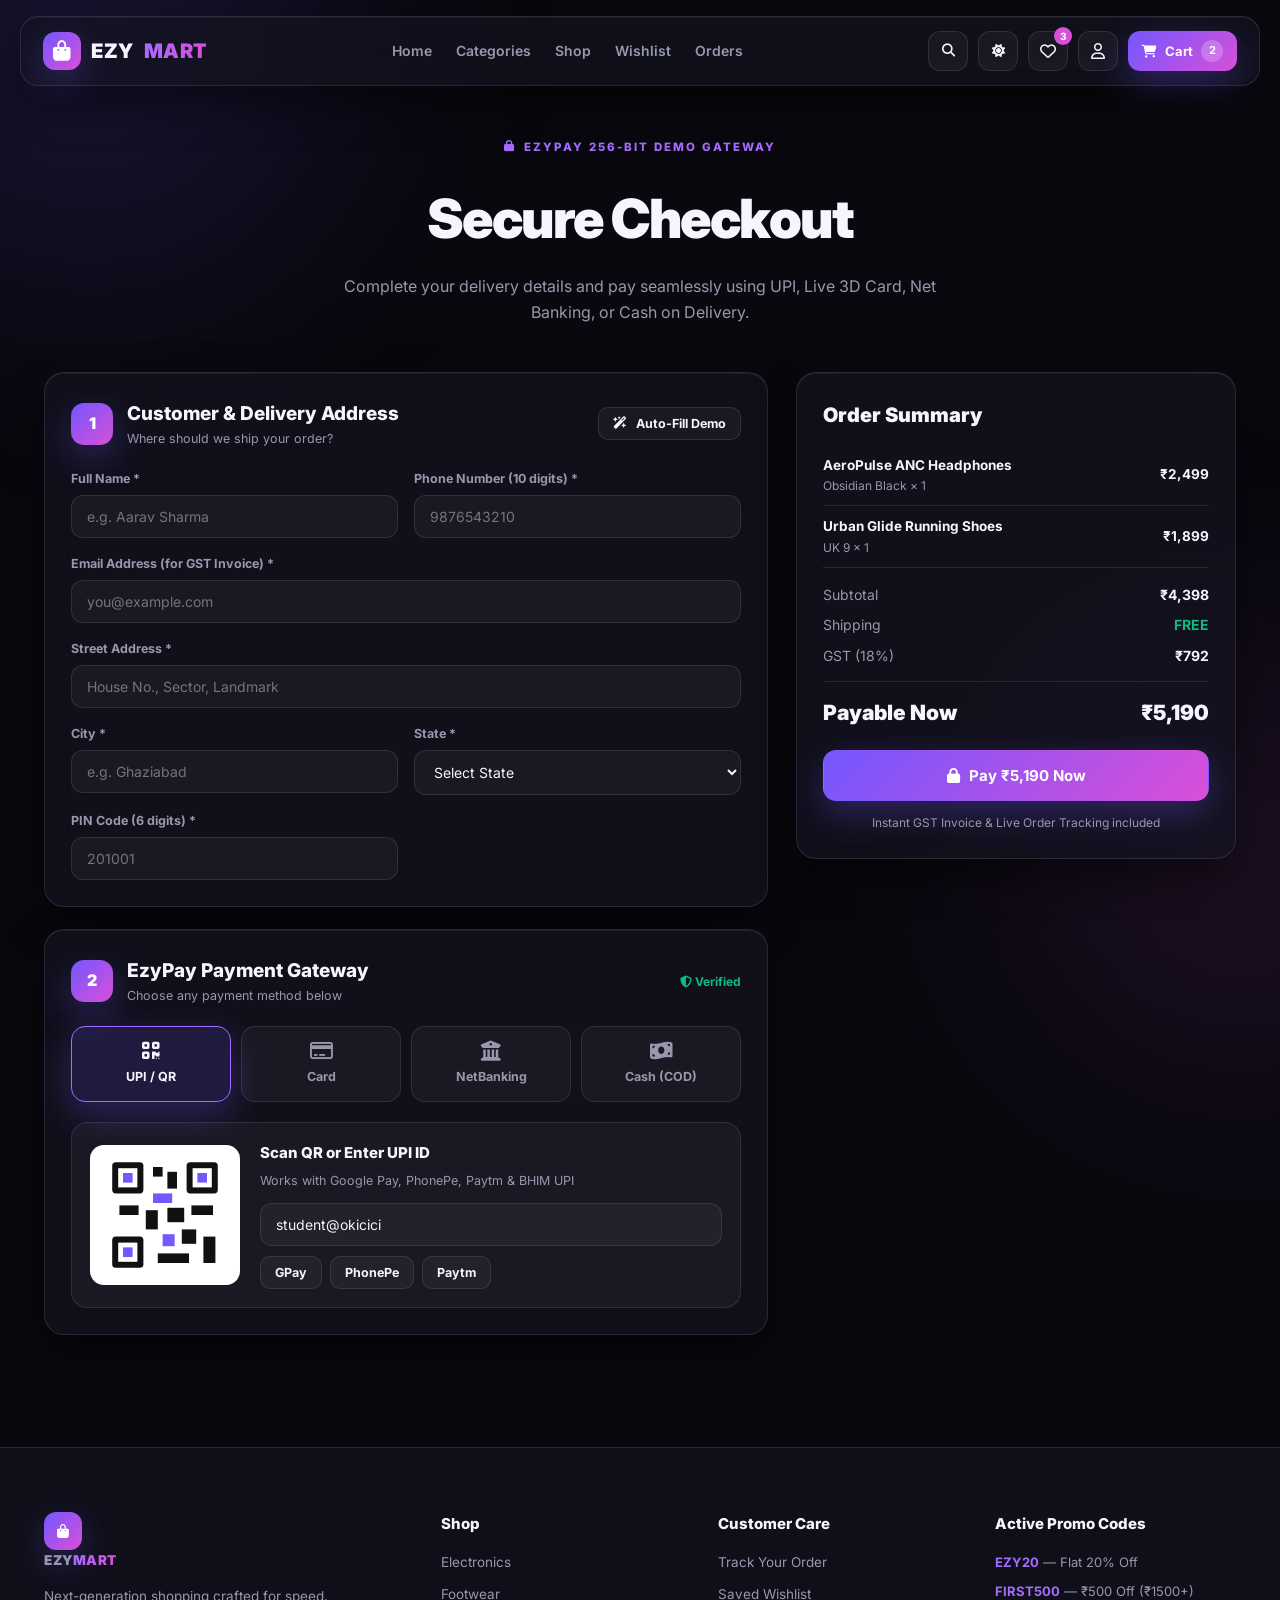
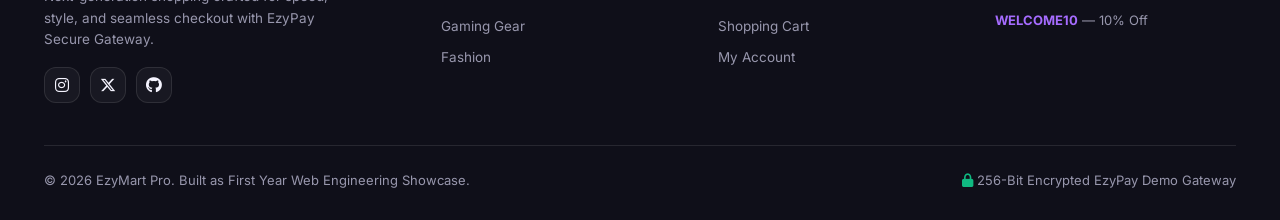
<file: checkout.html>
<!DOCTYPE html>
<html lang="en">
<head>
    <meta charset="UTF-8">
    <meta name="viewport" content="width=device-width, initial-scale=1.0">
    <title>EzyMart Pro | EzyPay Secure Checkout</title>
    <link rel="stylesheet" href="https://cdnjs.cloudflare.com/ajax/libs/font-awesome/6.5.2/css/all.min.css">
    <link rel="stylesheet" href="style.css">
    <style>
        .checkout-grid {
            display: grid;
            grid-template-columns: 1.4fr 0.85fr;
            gap: 28px;
            align-items: start;
        }
        .step-card {
            padding: 26px;
            margin-bottom: 22px;
        }
        .step-head {
            display: flex;
            align-items: center;
            justify-content: space-between;
            gap: 14px;
            margin-bottom: 20px;
            flex-wrap: wrap;
        }
        .step-head-left {
            display: flex;
            align-items: center;
            gap: 14px;
        }
        .step-num {
            width: 42px;
            height: 42px;
            border-radius: 13px;
            background: linear-gradient(135deg, var(--primary), var(--accent));
            color: #fff;
            font-weight: 900;
            display: flex;
            align-items: center;
            justify-content: center;
            box-shadow: var(--shadow-glow);
        }
        .form-grid-2 {
            display: grid;
            grid-template-columns: 1fr 1fr;
            gap: 16px;
        }
        .form-full { grid-column: 1 / -1; }
        .f-group label {
            display: block;
            font-size: 12.5px;
            font-weight: 700;
            color: var(--text-muted);
            margin-bottom: 6px;
        }

        /* EZYPAY GATEWAY TABS */
        .pay-methods {
            display: grid;
            grid-template-columns: repeat(4, 1fr);
            gap: 10px;
            margin-bottom: 20px;
        }
        .pay-tab {
            padding: 14px 10px;
            border-radius: 14px;
            border: 1px solid var(--border);
            background: var(--glass);
            color: var(--text-muted);
            text-align: center;
            cursor: pointer;
            transition: var(--transition);
            font-size: 12.5px;
            font-weight: 700;
        }
        .pay-tab i {
            display: block;
            font-size: 20px;
            margin-bottom: 6px;
        }
        .pay-tab.active, .pay-tab:hover {
            border-color: var(--primary-light);
            background: rgba(115, 87, 255, 0.16);
            color: var(--text);
            box-shadow: var(--shadow-glow);
        }

        /* 3D LIVE VIRTUAL CREDIT CARD */
        .virtual-card {
            max-width: 380px;
            margin: 0 auto 20px;
            padding: 22px 24px;
            border-radius: 20px;
            background: linear-gradient(135deg, #2b1972, #7357ff 52%, #d94fd8);
            color: #fff;
            box-shadow: 0 20px 45px rgba(115, 87, 255, 0.35);
            position: relative;
            overflow: hidden;
        }
        .virtual-card::after {
            content: "";
            position: absolute;
            width: 180px;
            height: 180px;
            border-radius: 50%;
            background: rgba(255, 255, 255, 0.12);
            top: -60px;
            right: -50px;
        }
        .vc-chip {
            width: 42px;
            height: 30px;
            border-radius: 7px;
            background: linear-gradient(135deg, #fde68a, #f59e0b);
            margin-bottom: 22px;
        }
        .vc-number {
            font-size: 20px;
            font-weight: 800;
            letter-spacing: 2.5px;
            margin-bottom: 22px;
            font-family: monospace;
        }
        .vc-bottom {
            display: flex;
            justify-content: space-between;
            font-size: 12px;
            text-transform: uppercase;
            letter-spacing: 1px;
        }

        /* UPI QR BOX */
        .upi-box {
            display: grid;
            grid-template-columns: 150px 1fr;
            gap: 20px;
            align-items: center;
            padding: 18px;
            border-radius: 16px;
            background: var(--glass);
            border: 1px solid var(--border);
        }
        .qr-frame {
            background: #fff;
            padding: 10px;
            border-radius: 14px;
            display: flex;
            align-items: center;
            justify-content: center;
        }
        .bank-grid {
            display: grid;
            grid-template-columns: repeat(auto-fit, minmax(120px, 1fr));
            gap: 10px;
        }
        .bank-btn {
            padding: 12px;
            border-radius: 12px;
            border: 1px solid var(--border);
            background: var(--glass);
            color: var(--text);
            font-weight: 700;
            font-size: 13px;
            cursor: pointer;
            transition: var(--transition);
        }
        .bank-btn.active {
            border-color: var(--primary-light);
            background: rgba(115, 87, 255, 0.22);
        }

        /* SPINNER */
        .spinner {
            width: 56px;
            height: 56px;
            border-radius: 50%;
            border: 4px solid rgba(115, 87, 255, 0.2);
            border-top-color: var(--primary-light);
            animation: spin 0.8s linear infinite;
            margin: 0 auto 18px;
        }
        @keyframes spin { to { transform: rotate(360deg); } }

        /* INVOICE RECEIPT */
        .invoice-box {
            max-width: 720px;
            margin: 0 auto;
            padding: 36px;
        }
        .inv-table {
            width: 100%;
            border-collapse: collapse;
            margin: 20px 0;
            font-size: 13.5px;
        }
        .inv-table th, .inv-table td {
            padding: 10px 8px;
            border-bottom: 1px solid var(--border);
            text-align: left;
        }
        .inv-table th:last-child, .inv-table td:last-child { text-align: right; }

        @media (max-width: 920px) {
            .checkout-grid { grid-template-columns: 1fr; }
            .pay-methods { grid-template-columns: 1fr 1fr; }
            .form-grid-2 { grid-template-columns: 1fr; }
            .upi-box { grid-template-columns: 1fr; text-align: center; }
            .qr-frame { width: 150px; margin: 0 auto; }
        }
    </style>
</head>
<body>
    <div id="navbar-root"></div>

    <section class="page-hero no-print">
        <div class="container">
            <span class="section-tag"><i class="fa-solid fa-lock"></i> EZYPAY 256-BIT DEMO GATEWAY</span>
            <h1>Secure <span>Checkout</span></h1>
            <p>Complete your delivery details and pay seamlessly using UPI, Live 3D Card, Net Banking, or Cash on Delivery.</p>
        </div>
    </section>

    <main class="container" id="checkoutMain"></main>

    <!-- PAYMENT PROCESSING MODAL -->
    <div class="modal-backdrop" id="payProcessModal">
        <div class="modal-box" style="max-width:440px;text-align:center;padding:38px 28px;">
            <div class="spinner" id="paySpinner"></div>
            <div style="font-size:12px;font-weight:800;letter-spacing:2px;color:var(--primary-light);margin-bottom:8px;">EZYPAY SECURE GATEWAY</div>
            <h2 id="payStatusTitle" style="font-size:22px;font-weight:900;margin-bottom:8px;">Connecting to Gateway...</h2>
            <p id="payStatusDesc" style="color:var(--text-muted);font-size:13.5px;">Encrypting transaction & verifying payment method. Please do not close this tab.</p>
        </div>
    </div>

    <div id="footer-root"></div>

    <script src="app.js"></script>
    <script>
        renderSharedLayout("cart");

        let selectedPayMethod = "upi";
        let selectedBank = "SBI";
        let orderPricing = { subtotal: 0, discount: 0, shipping: 0, gst: 0, grandTotal: 0, promoCode: "" };

        function computePricing() {
            const cart = getCart();
            let subtotal = 0;
            cart.forEach(item => {
                const p = getProductById(item.id);
                if (p) subtotal += p.price * item.qty;
            });
            const promoCode = localStorage.getItem("ezymart_promo") || "";
            let discount = 0;
            if (promoCode && PROMO_CODES[promoCode]) {
                const rule = PROMO_CODES[promoCode];
                if (rule.type === "percent") discount = Math.round((subtotal * rule.value) / 100);
                else if (rule.type === "flat" && subtotal >= (rule.minSubtotal || 0)) discount = rule.value;
            }
            const afterDiscount = Math.max(0, subtotal - discount);
            const shipping = afterDiscount >= 1499 ? 0 : 99;
            const gst = Math.round(afterDiscount * 0.18);
            const grandTotal = afterDiscount + shipping + gst;
            orderPricing = { subtotal, discount, shipping, gst, grandTotal, promoCode };
            return orderPricing;
        }

        function renderCheckout() {
            const cart = getCart();
            const main = document.getElementById("checkoutMain");

            if (cart.length === 0) {
                main.innerHTML = `
                    <div class="glass-card" style="text-align:center;padding:60px 24px;max-width:580px;margin:0 auto;">
                        <i class="fa-solid fa-bag-shopping" style="font-size:48px;color:var(--primary-light);margin-bottom:14px;"></i>
                        <h2 style="font-size:24px;font-weight:900;margin-bottom:8px;">No Items to Checkout</h2>
                        <p style="color:var(--text-muted);margin-bottom:20px;">Add products to your cart before proceeding to EzyPay Checkout.</p>
                        <a href="product.html" class="btn btn-primary">Browse Store</a>
                    </div>
                `;
                return;
            }

            const p = computePricing();
            const user = getUser();
            const defaultName = user ? user.name : "";
            const defaultEmail = user ? user.email : "";

            const miniItems = cart.map(item => {
                const prod = getProductById(item.id);
                if (!prod) return "";
                return `
                    <div style="display:flex;justify-content:space-between;align-items:center;gap:10px;padding:10px 0;border-bottom:1px solid var(--border);font-size:13.5px;">
                        <div>
                            <strong>${prod.name}</strong>
                            <div style="font-size:12px;color:var(--text-muted);">${item.variant} × ${item.qty}</div>
                        </div>
                        <strong>${formatINR(prod.price * item.qty)}</strong>
                    </div>
                `;
            }).join("");

            main.innerHTML = `
                <div class="checkout-grid">
                    <div>
                        <!-- STEP 1: SHIPPING -->
                        <div class="glass-card step-card">
                            <div class="step-head">
                                <div class="step-head-left">
                                    <div class="step-num">1</div>
                                    <div>
                                        <h2 style="font-size:19px;font-weight:800;">Customer & Delivery Address</h2>
                                        <div style="font-size:12.5px;color:var(--text-muted);">Where should we ship your order?</div>
                                    </div>
                                </div>
                                <button type="button" class="btn btn-secondary btn-sm" onclick="autoFillDemo()">
                                    <i class="fa-solid fa-wand-magic-sparkles"></i> Auto-Fill Demo
                                </button>
                            </div>

                            <div class="form-grid-2">
                                <div class="f-group">
                                    <label>Full Name *</label>
                                    <input id="chkName" type="text" class="input-field" placeholder="e.g. Aarav Sharma" value="${defaultName}">
                                </div>
                                <div class="f-group">
                                    <label>Phone Number (10 digits) *</label>
                                    <input id="chkPhone" type="text" class="input-field" placeholder="9876543210" maxlength="10">
                                </div>
                                <div class="f-group form-full">
                                    <label>Email Address (for GST Invoice) *</label>
                                    <input id="chkEmail" type="text" class="input-field" placeholder="you@example.com" value="${defaultEmail}">
                                </div>
                                <div class="f-group form-full">
                                    <label>Street Address *</label>
                                    <input id="chkAddress" type="text" class="input-field" placeholder="House No., Sector, Landmark">
                                </div>
                                <div class="f-group">
                                    <label>City *</label>
                                    <input id="chkCity" type="text" class="input-field" placeholder="e.g. Ghaziabad">
                                </div>
                                <div class="f-group">
                                    <label>State *</label>
                                    <select id="chkState" class="select-field">
                                        <option value="">Select State</option>
                                        <option>Uttar Pradesh</option>
                                        <option>Delhi</option>
                                        <option>Haryana</option>
                                        <option>Maharashtra</option>
                                        <option>Karnataka</option>
                                        <option>Rajasthan</option>
                                        <option>Gujarat</option>
                                    </select>
                                </div>
                                <div class="f-group">
                                    <label>PIN Code (6 digits) *</label>
                                    <input id="chkPin" type="text" class="input-field" placeholder="201001" maxlength="6">
                                </div>
                            </div>
                        </div>

                        <!-- STEP 2: EZYPAY GATEWAY -->
                        <div class="glass-card step-card">
                            <div class="step-head">
                                <div class="step-head-left">
                                    <div class="step-num">2</div>
                                    <div>
                                        <h2 style="font-size:19px;font-weight:800;">EzyPay Payment Gateway</h2>
                                        <div style="font-size:12.5px;color:var(--text-muted);">Choose any payment method below</div>
                                    </div>
                                </div>
                                <span style="font-size:12px;color:var(--success);font-weight:700;"><i class="fa-solid fa-shield-halved"></i> Verified</span>
                            </div>

                            <div class="pay-methods">
                                <div class="pay-tab active" data-pay="upi" onclick="selectPayMethod('upi')">
                                    <i class="fa-solid fa-qrcode"></i> UPI / QR
                                </div>
                                <div class="pay-tab" data-pay="card" onclick="selectPayMethod('card')">
                                    <i class="fa-regular fa-credit-card"></i> Card
                                </div>
                                <div class="pay-tab" data-pay="netbanking" onclick="selectPayMethod('netbanking')">
                                    <i class="fa-solid fa-building-columns"></i> NetBanking
                                </div>
                                <div class="pay-tab" data-pay="cod" onclick="selectPayMethod('cod')">
                                    <i class="fa-solid fa-money-bill-wave"></i> Cash (COD)
                                </div>
                            </div>

                            <div id="payDetailsBox"></div>
                            <div id="checkoutError" class="form-error" style="margin-top:14px;font-size:13px;"></div>
                        </div>
                    </div>

                    <!-- ORDER SUMMARY -->
                    <aside class="glass-card" style="padding:26px;position:sticky;top:102px;">
                        <h2 style="font-size:20px;font-weight:900;margin-bottom:14px;">Order Summary</h2>
                        <div style="margin-bottom:16px;">${miniItems}</div>
                        <div style="display:flex;justify-content:space-between;font-size:14px;color:var(--text-muted);margin-bottom:8px;">
                            <span>Subtotal</span><strong style="color:var(--text);">${formatINR(p.subtotal)}</strong>
                        </div>
                        ${p.discount > 0 ? `
                            <div style="display:flex;justify-content:space-between;font-size:14px;color:var(--success);margin-bottom:8px;">
                                <span>Promo (${p.promoCode})</span><strong>- ${formatINR(p.discount)}</strong>
                            </div>
                        ` : ""}
                        <div style="display:flex;justify-content:space-between;font-size:14px;color:var(--text-muted);margin-bottom:8px;">
                            <span>Shipping</span><strong style="color:${p.shipping===0?'var(--success)':'var(--text)'};">${p.shipping===0?'FREE':formatINR(p.shipping)}</strong>
                        </div>
                        <div style="display:flex;justify-content:space-between;font-size:14px;color:var(--text-muted);margin-bottom:14px;">
                            <span>GST (18%)</span><strong style="color:var(--text);">${formatINR(p.gst)}</strong>
                        </div>
                        <div style="display:flex;justify-content:space-between;font-size:21px;font-weight:900;padding-top:14px;border-top:1px solid var(--border);margin-bottom:20px;">
                            <span>Payable Now</span><span>${formatINR(p.grandTotal)}</span>
                        </div>
                        <button class="btn btn-primary" style="width:100%;padding:15px;font-size:15px;" onclick="processPayment()">
                            <i class="fa-solid fa-lock"></i> Pay ${formatINR(p.grandTotal)} Now
                        </button>
                        <div style="text-align:center;font-size:12px;color:var(--text-muted);margin-top:12px;">
                            Instant GST Invoice & Live Order Tracking included
                        </div>
                    </aside>
                </div>
            `;

            renderPayPanel();
        }

        function selectPayMethod(method) {
            selectedPayMethod = method;
            document.querySelectorAll(".pay-tab").forEach(t => {
                t.classList.toggle("active", t.dataset.pay === method);
            });
            renderPayPanel();
        }

        function renderPayPanel() {
            const box = document.getElementById("payDetailsBox");
            if (!box) return;

            if (selectedPayMethod === "upi") {
                box.innerHTML = `
                    <div class="upi-box">
                        <div class="qr-frame">
                            <svg width="120" height="120" viewBox="0 0 100 100" xmlns="http://www.w3.org/2000/svg">
                                <rect width="100" height="100" fill="#fff"/>
                                <rect x="6" y="6" width="26" height="26" fill="#111" rx="3"/>
                                <rect x="11" y="11" width="16" height="16" fill="#fff"/>
                                <rect x="15" y="15" width="8" height="8" fill="#7357ff"/>
                                <rect x="68" y="6" width="26" height="26" fill="#111" rx="3"/>
                                <rect x="73" y="11" width="16" height="16" fill="#fff"/>
                                <rect x="77" y="15" width="8" height="8" fill="#7357ff"/>
                                <rect x="6" y="68" width="26" height="26" fill="#111" rx="3"/>
                                <rect x="11" y="73" width="16" height="16" fill="#fff"/>
                                <rect x="15" y="77" width="8" height="8" fill="#7357ff"/>
                                <rect x="40" y="10" width="8" height="8" fill="#111"/>
                                <rect x="52" y="14" width="8" height="14" fill="#111"/>
                                <rect x="40" y="32" width="16" height="8" fill="#7357ff"/>
                                <rect x="12" y="42" width="16" height="8" fill="#111"/>
                                <rect x="34" y="46" width="10" height="16" fill="#111"/>
                                <rect x="52" y="44" width="14" height="12" fill="#111"/>
                                <rect x="72" y="42" width="18" height="8" fill="#111"/>
                                <rect x="48" y="66" width="10" height="10" fill="#7357ff"/>
                                <rect x="64" y="62" width="12" height="12" fill="#111"/>
                                <rect x="82" y="68" width="10" height="22" fill="#111"/>
                                <rect x="44" y="82" width="26" height="8" fill="#111"/>
                            </svg>
                        </div>
                        <div>
                            <div style="font-weight:800;font-size:15px;margin-bottom:6px;">Scan QR or Enter UPI ID</div>
                            <div style="font-size:12.5px;color:var(--text-muted);margin-bottom:12px;">Works with Google Pay, PhonePe, Paytm & BHIM UPI</div>
                            <input id="upiInput" type="text" class="input-field" placeholder="yourname@okaxis" value="student@okicici">
                            <div style="display:flex;gap:8px;margin-top:10px;flex-wrap:wrap;">
                                <button type="button" class="btn btn-secondary btn-sm" onclick="document.getElementById('upiInput').value='aarav@okhdfcbank'">GPay</button>
                                <button type="button" class="btn btn-secondary btn-sm" onclick="document.getElementById('upiInput').value='aarav@ybl'">PhonePe</button>
                                <button type="button" class="btn btn-secondary btn-sm" onclick="document.getElementById('upiInput').value='aarav@paytm'">Paytm</button>
                            </div>
                        </div>
                    </div>
                `;
            } else if (selectedPayMethod === "card") {
                box.innerHTML = `
                    <div class="virtual-card">
                        <div style="display:flex;justify-content:space-between;align-items:center;">
                            <div class="vc-chip"></div>
                            <strong style="font-size:15px;letter-spacing:1px;">EZYPAY VISA</strong>
                        </div>
                        <div class="vc-number" id="vcNumPreview">4532 •••• •••• 8842</div>
                        <div class="vc-bottom">
                            <div><div style="opacity:0.7;font-size:9px;">Card Holder</div><strong id="vcNamePreview">AARAV SHARMA</strong></div>
                            <div><div style="opacity:0.7;font-size:9px;">Expires</div><strong id="vcExpPreview">08/29</strong></div>
                        </div>
                    </div>
                    <div class="form-grid-2">
                        <div class="f-group form-full">
                            <label>Card Number (16 digits)</label>
                            <input id="cardNumber" type="text" class="input-field" maxlength="19" placeholder="4532 1234 5678 8842" oninput="syncCardPreview()">
                        </div>
                        <div class="f-group form-full">
                            <label>Name on Card</label>
                            <input id="cardHolder" type="text" class="input-field" placeholder="Aarav Sharma" oninput="syncCardPreview()">
                        </div>
                        <div class="f-group">
                            <label>Expiry (MM/YY)</label>
                            <input id="cardExpiry" type="text" class="input-field" maxlength="5" placeholder="08/29" oninput="syncCardPreview()">
                        </div>
                        <div class="f-group">
                            <label>CVV (3 digits)</label>
                            <input id="cardCvv" type="password" class="input-field" maxlength="3" placeholder="123">
                        </div>
                    </div>
                `;
            } else if (selectedPayMethod === "netbanking") {
                const banks = ["SBI", "HDFC Bank", "ICICI Bank", "Axis Bank", "Kotak", "PNB"];
                box.innerHTML = `
                    <div style="font-size:13px;color:var(--text-muted);margin-bottom:12px;">Select your bank for instant EzyPay NetBanking demo verification:</div>
                    <div class="bank-grid">
                        ${banks.map(b => `
                            <button type="button" class="bank-btn ${selectedBank === b ? 'active' : ''}" onclick="chooseBank('${b}')">
                                <i class="fa-solid fa-building-columns" style="color:var(--primary-light);margin-right:6px;"></i> ${b}
                            </button>
                        `).join("")}
                    </div>
                `;
            } else {
                box.innerHTML = `
                    <div style="padding:18px;border-radius:16px;background:rgba(16,185,129,0.10);border:1px solid rgba(16,185,129,0.35);display:flex;align-items:center;gap:14px;">
                        <i class="fa-solid fa-money-bill-wave" style="font-size:28px;color:var(--success);"></i>
                        <div>
                            <strong style="display:block;">Cash / UPI on Delivery</strong>
                            <span style="font-size:13px;color:var(--text-muted);">Pay ${formatINR(orderPricing.grandTotal)} in cash or via UPI when our delivery partner arrives at your doorstep.</span>
                        </div>
                    </div>
                `;
            }
        }

        function chooseBank(bank) {
            selectedBank = bank;
            renderPayPanel();
        }

        function syncCardPreview() {
            const raw = cleanDigits(document.getElementById("cardNumber").value).slice(0, 16);
            let grouped = "";
            for (let i = 0; i < raw.length; i++) {
                if (i > 0 && i % 4 === 0) grouped += " ";
                grouped += raw[i];
            }
            document.getElementById("cardNumber").value = grouped;
            document.getElementById("vcNumPreview").textContent = grouped || "4532 •••• •••• 8842";

            const holder = document.getElementById("cardHolder").value.trim().toUpperCase();
            document.getElementById("vcNamePreview").textContent = holder || "AARAV SHARMA";

            const exp = document.getElementById("cardExpiry").value.trim();
            document.getElementById("vcExpPreview").textContent = exp || "08/29";
        }

        function autoFillDemo() {
            document.getElementById("chkName").value = "Aarav Sharma";
            document.getElementById("chkPhone").value = "9876543210";
            document.getElementById("chkEmail").value = "aarav.sharma@ezymart.in";
            document.getElementById("chkAddress").value = "B-42, Knowledge Park III, Greater Noida";
            document.getElementById("chkCity").value = "Greater Noida";
            document.getElementById("chkState").value = "Uttar Pradesh";
            document.getElementById("chkPin").value = "201306";
            showToast("Demo delivery details filled!", "info");
        }

        function showCheckoutError(msg) {
            const err = document.getElementById("checkoutError");
            err.textContent = msg;
            err.classList.add("show");
            showToast(msg, "error");
        }

        function processPayment() {
            const err = document.getElementById("checkoutError");
            err.classList.remove("show");

            // Explicit validation (NO regex)
            const name = document.getElementById("chkName").value.trim();
            const phone = document.getElementById("chkPhone").value.trim();
            const email = document.getElementById("chkEmail").value.trim();
            const address = document.getElementById("chkAddress").value.trim();
            const city = document.getElementById("chkCity").value.trim();
            const state = document.getElementById("chkState").value;
            const pin = document.getElementById("chkPin").value.trim();

            if (name.length < 2) return showCheckoutError("Please enter your full name.");
            if (phone.length !== 10 || !isAllDigits(phone)) return showCheckoutError("Phone number must be exactly 10 digits.");
            if (!isValidEmailSimple(email)) return showCheckoutError("Please enter a valid email address.");
            if (address.length < 5) return showCheckoutError("Please enter your complete street address.");
            if (city.length < 2) return showCheckoutError("Please enter your city.");
            if (!state) return showCheckoutError("Please select your state.");
            if (pin.length !== 6 || !isAllDigits(pin)) return showCheckoutError("PIN code must be exactly 6 digits.");

            let paymentLabel = "Cash on Delivery";
            if (selectedPayMethod === "upi") {
                const upi = document.getElementById("upiInput").value.trim();
                if (!upi.includes("@") || upi.length < 5) return showCheckoutError("Enter a valid UPI ID (e.g. name@okicici).");
                paymentLabel = `UPI (${upi})`;
            } else if (selectedPayMethod === "card") {
                const num = cleanDigits(document.getElementById("cardNumber").value);
                const holder = document.getElementById("cardHolder").value.trim();
                const exp = document.getElementById("cardExpiry").value.trim();
                const cvv = document.getElementById("cardCvv").value.trim();
                if (num.length !== 16) return showCheckoutError("Card number must be 16 digits.");
                if (holder.length < 2) return showCheckoutError("Please enter the cardholder name.");
                if (exp.length !== 5 || !exp.includes("/")) return showCheckoutError("Expiry must be in MM/YY format.");
                if (cvv.length !== 3 || !isAllDigits(cvv)) return showCheckoutError("CVV must be 3 digits.");
                paymentLabel = `Card (•••• ${num.slice(-4)})`;
            } else if (selectedPayMethod === "netbanking") {
                paymentLabel = `NetBanking (${selectedBank})`;
            }

            // Open simulated EzyPay gateway modal
            const modal = document.getElementById("payProcessModal");
            const title = document.getElementById("payStatusTitle");
            const desc = document.getElementById("payStatusDesc");
            modal.classList.add("open");
            title.textContent = "Connecting to EzyPay...";
            desc.textContent = `Authorizing ${formatINR(orderPricing.grandTotal)} via ${paymentLabel}`;

            setTimeout(() => {
                title.textContent = "Verifying Transaction...";
                desc.textContent = "Generating Order ID and digital GST invoice...";
            }, 900);

            setTimeout(() => {
                modal.classList.remove("open");
                finalizeOrder({ name, phone, email, address, city, state, pin }, paymentLabel);
            }, 2000);
        }

        function finalizeOrder(customer, paymentLabel) {
            const cart = getCart();
            const items = cart.map(item => {
                const prod = getProductById(item.id);
                return {
                    id: item.id,
                    name: prod.name,
                    variant: item.variant,
                    qty: item.qty,
                    price: prod.price
                };
            });

            const randNum = Math.floor(1000 + Math.random() * 9000);
            const order = {
                orderId: `EZY-2026-${randNum}`,
                txnId: `TXN${Date.now().toString().slice(-8)}`,
                date: new Date().toLocaleString("en-IN"),
                statusStep: 1, // 1=Confirmed, 2=Packed, 3=Shipped, 4=Delivered
                customer,
                paymentLabel,
                items,
                pricing: { ...orderPricing }
            };

            const orders = getOrders();
            orders.unshift(order);
            saveOrders(orders);

            saveCart([]);
            localStorage.removeItem("ezymart_promo");
            showToast(`Order ${order.orderId} confirmed!`, "success");
            renderSuccessInvoice(order);
        }

        function renderSuccessInvoice(order) {
            const main = document.getElementById("checkoutMain");
            main.innerHTML = `
                <div class="glass-card invoice-box">
                    <div style="text-align:center;margin-bottom:26px;" class="no-print">
                        <div style="width:68px;height:68px;border-radius:50%;background:rgba(16,185,129,0.16);color:var(--success);display:flex;align-items:center;justify-content:center;font-size:32px;margin:0 auto 12px;">
                            <i class="fa-solid fa-circle-check"></i>
                        </div>
                        <span class="section-tag">PAYMENT SUCCESSFUL</span>
                        <h1 style="font-size:30px;font-weight:900;margin-bottom:6px;">Thank You, ${order.customer.name}!</h1>
                        <p style="color:var(--text-muted);font-size:14px;">Your order has been placed and saved to your Order History.</p>
                    </div>

                    <div style="display:flex;justify-content:space-between;align-items:flex-start;flex-wrap:wrap;gap:14px;padding-bottom:18px;border-bottom:1px solid var(--border);">
                        <div>
                            <div style="font-size:20px;font-weight:900;">EZY<span style="color:var(--primary-light);">MART</span> TAX INVOICE</div>
                            <div style="font-size:12.5px;color:var(--text-muted);">Order ID: <strong>${order.orderId}</strong> • Txn: ${order.txnId}</div>
                            <div style="font-size:12.5px;color:var(--text-muted);">Date: ${order.date}</div>
                        </div>
                        <div style="text-align:right;font-size:12.5px;color:var(--text-muted);">
                            <strong style="color:var(--text);display:block;">Billed To: ${order.customer.name}</strong>
                            ${order.customer.address}, ${order.customer.city}<br>
                            ${order.customer.state} - ${order.customer.pin} • ${order.customer.phone}
                        </div>
                    </div>

                    <table class="inv-table">
                        <thead>
                            <tr><th>Item</th><th>Option</th><th>Qty</th><th>Amount</th></tr>
                        </thead>
                        <tbody>
                            ${order.items.map(i => `
                                <tr>
                                    <td><strong>${i.name}</strong></td>
                                    <td>${i.variant}</td>
                                    <td>${i.qty}</td>
                                    <td>${formatINR(i.price * i.qty)}</td>
                                </tr>
                            `).join("")}
                        </tbody>
                    </table>

                    <div style="max-width:300px;margin-left:auto;font-size:14px;">
                        <div style="display:flex;justify-content:space-between;margin-bottom:6px;"><span>Subtotal</span><span>${formatINR(order.pricing.subtotal)}</span></div>
                        ${order.pricing.discount > 0 ? `<div style="display:flex;justify-content:space-between;margin-bottom:6px;color:var(--success);"><span>Discount</span><span>- ${formatINR(order.pricing.discount)}</span></div>` : ""}
                        <div style="display:flex;justify-content:space-between;margin-bottom:6px;"><span>Shipping</span><span>${order.pricing.shipping===0?'FREE':formatINR(order.pricing.shipping)}</span></div>
                        <div style="display:flex;justify-content:space-between;margin-bottom:10px;"><span>GST (18%)</span><span>${formatINR(order.pricing.gst)}</span></div>
                        <div style="display:flex;justify-content:space-between;font-size:18px;font-weight:900;padding-top:10px;border-top:1px solid var(--border);">
                            <span>Total Paid</span><span>${formatINR(order.pricing.grandTotal)}</span>
                        </div>
                        <div style="font-size:12px;color:var(--text-muted);text-align:right;margin-top:6px;">Paid via ${order.paymentLabel}</div>
                    </div>

                    <div class="no-print" style="display:flex;gap:12px;justify-content:center;flex-wrap:wrap;margin-top:30px;">
                        <button class="btn btn-primary" onclick="window.print()"><i class="fa-solid fa-print"></i> Print / Save PDF Invoice</button>
                        <a href="orders.html" class="btn btn-secondary"><i class="fa-solid fa-truck-fast"></i> Track Order Live</a>
                        <a href="product.html" class="btn btn-secondary"><i class="fa-solid fa-store"></i> Continue Shopping</a>
                    </div>
                </div>
            `;
            window.scrollTo({ top: 0, behavior: "smooth" });
        }

        renderCheckout();
    </script>
</body>
</html>
</file>
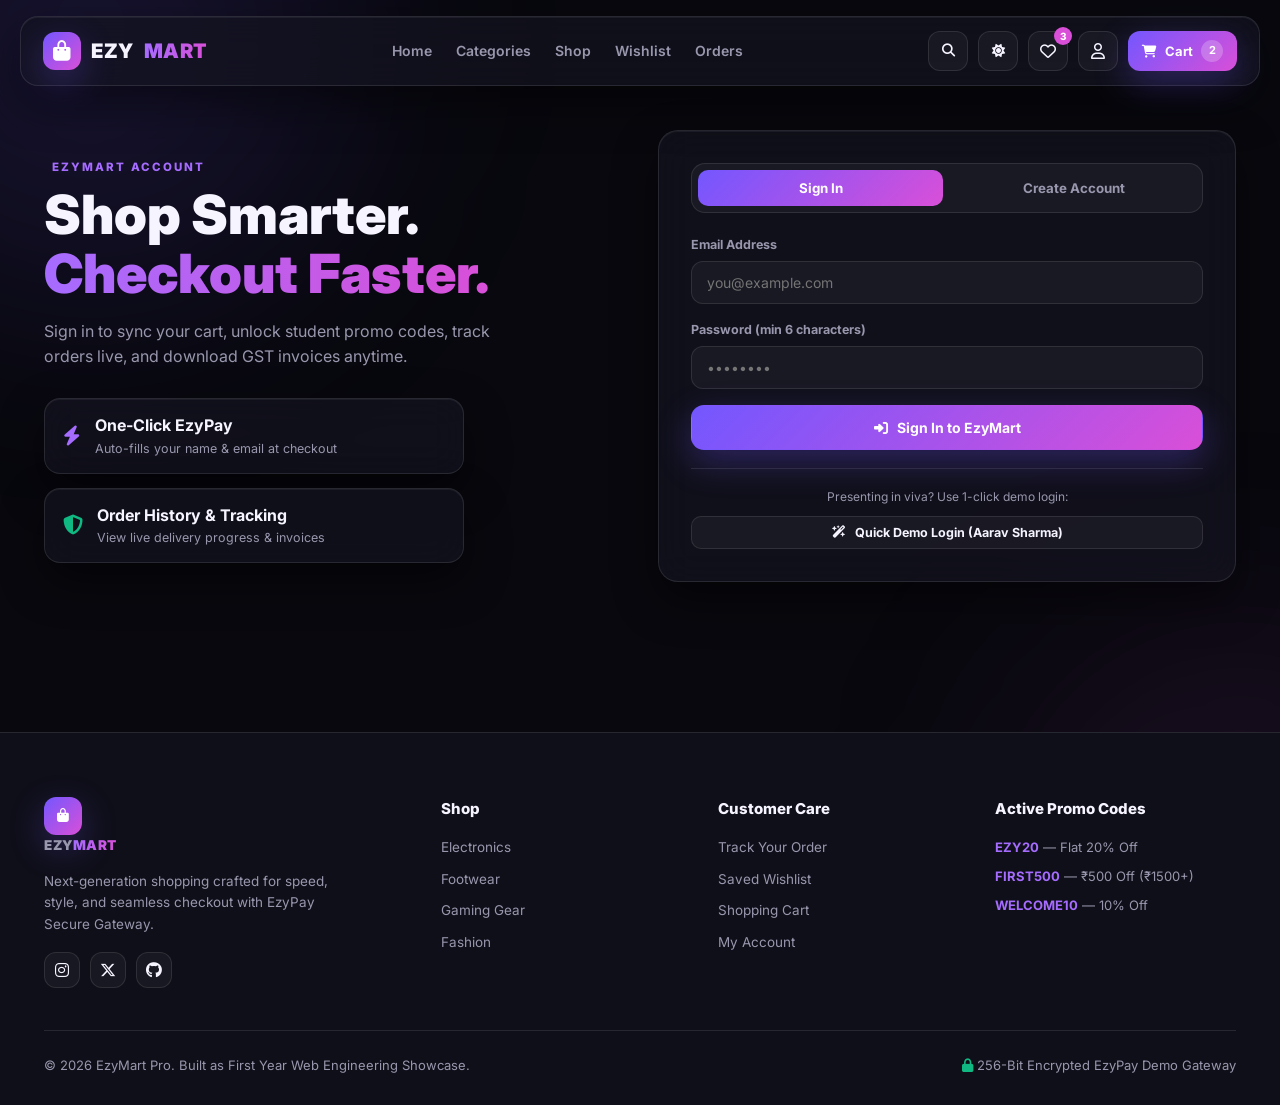
<file: login.html>
<!DOCTYPE html>
<html lang="en">
<head>
    <meta charset="UTF-8">
    <meta name="viewport" content="width=device-width, initial-scale=1.0">
    <title>EzyMart Pro | Account & Login</title>
    <link rel="stylesheet" href="https://cdnjs.cloudflare.com/ajax/libs/font-awesome/6.5.2/css/all.min.css">
    <link rel="stylesheet" href="style.css">
    <style>
        .auth-wrap {
            padding: 130px 0 60px;
            display: grid;
            grid-template-columns: 1fr 1fr;
            gap: 36px;
            align-items: center;
        }
        .auth-tabs {
            display: grid;
            grid-template-columns: 1fr 1fr;
            gap: 8px;
            padding: 6px;
            border-radius: 14px;
            background: var(--glass);
            border: 1px solid var(--border);
            margin-bottom: 22px;
        }
        .auth-tab {
            padding: 10px;
            border-radius: 10px;
            border: none;
            background: transparent;
            color: var(--text-muted);
            font-weight: 700;
            cursor: pointer;
            transition: var(--transition);
        }
        .auth-tab.active {
            background: linear-gradient(135deg, var(--primary), var(--accent));
            color: #fff;
        }
        .field-group { margin-bottom: 16px; }
        .field-group label {
            display: block;
            font-size: 12.5px;
            font-weight: 700;
            margin-bottom: 6px;
            color: var(--text-muted);
        }
        @media (max-width: 860px) {
            .auth-wrap { grid-template-columns: 1fr; }
        }
    </style>
</head>
<body>
    <div id="navbar-root"></div>

    <main class="container">
        <div class="auth-wrap" id="authRoot"></div>
    </main>

    <div id="footer-root"></div>

    <script src="app.js"></script>
    <script>
        renderSharedLayout("login");
        let authMode = "login";

        function renderAuth() {
            const user = getUser();
            const root = document.getElementById("authRoot");

            if (user) {
                const orders = getOrders();
                root.innerHTML = `
                    <div class="glass-card" style="grid-column:1/-1;max-width:640px;margin:0 auto;padding:36px;text-align:center;">
                        <div style="width:76px;height:76px;border-radius:50%;margin:0 auto 16px;background:linear-gradient(135deg,var(--primary),var(--accent));display:flex;align-items:center;justify-content:center;font-size:32px;color:#fff;font-weight:900;">
                            ${user.name.charAt(0).toUpperCase()}
                        </div>
                        <span class="section-tag">VERIFIED MEMBER</span>
                        <h1 style="font-size:30px;font-weight:900;margin-bottom:4px;">${user.name}</h1>
                        <p style="color:var(--text-muted);margin-bottom:24px;">${user.email}</p>
                        <div style="display:grid;grid-template-columns:repeat(3,1fr);gap:12px;margin-bottom:26px;">
                            <div class="stat-box"><strong>${orders.length}</strong><span>Orders</span></div>
                            <div class="stat-box"><strong>${getWishlist().length}</strong><span>Wishlist</span></div>
                            <div class="stat-box"><strong>${getCart().reduce((s,i)=>s+i.qty,0)}</strong><span>In Cart</span></div>
                        </div>
                        <div style="display:flex;gap:12px;justify-content:center;flex-wrap:wrap;">
                            <a href="orders.html" class="btn btn-primary"><i class="fa-solid fa-box"></i> My Orders</a>
                            <a href="product.html" class="btn btn-secondary"><i class="fa-solid fa-store"></i> Continue Shopping</a>
                            <button class="btn btn-danger" onclick="logoutUser()"><i class="fa-solid fa-right-from-bracket"></i> Sign Out</button>
                        </div>
                    </div>
                `;
                return;
            }

            root.innerHTML = `
                <div>
                    <span class="section-tag"><i class="fa-solid fa-sparkles"></i> EZYMART ACCOUNT</span>
                    <h1 style="font-size:clamp(34px,5vw,54px);font-weight:900;line-height:1.08;margin-bottom:16px;">
                        Shop Smarter.<br><span style="background:linear-gradient(90deg,var(--primary-light),var(--accent));-webkit-background-clip:text;-webkit-text-fill-color:transparent;">Checkout Faster.</span>
                    </h1>
                    <p style="color:var(--text-muted);margin-bottom:28px;max-width:460px;">
                        Sign in to sync your cart, unlock student promo codes, track orders live, and download GST invoices anytime.
                    </p>
                    <div style="display:flex;flex-direction:column;gap:14px;max-width:420px;">
                        <div class="glass-card" style="padding:14px 18px;display:flex;align-items:center;gap:14px;border-radius:16px;">
                            <i class="fa-solid fa-bolt" style="color:var(--primary-light);font-size:20px;"></i>
                            <div><strong>One-Click EzyPay</strong><div style="font-size:12.5px;color:var(--text-muted);">Auto-fills your name & email at checkout</div></div>
                        </div>
                        <div class="glass-card" style="padding:14px 18px;display:flex;align-items:center;gap:14px;border-radius:16px;">
                            <i class="fa-solid fa-shield-halved" style="color:var(--success);font-size:20px;"></i>
                            <div><strong>Order History & Tracking</strong><div style="font-size:12.5px;color:var(--text-muted);">View live delivery progress & invoices</div></div>
                        </div>
                    </div>
                </div>

                <div class="glass-card" style="padding:32px;">
                    <div class="auth-tabs">
                        <button class="auth-tab ${authMode === 'login' ? 'active' : ''}" onclick="switchAuth('login')">Sign In</button>
                        <button class="auth-tab ${authMode === 'signup' ? 'active' : ''}" onclick="switchAuth('signup')">Create Account</button>
                    </div>

                    <form onsubmit="submitAuth(event)">
                        ${authMode === 'signup' ? `
                            <div class="field-group">
                                <label>Full Name</label>
                                <input id="authName" type="text" class="input-field" placeholder="e.g. Aarav Sharma">
                            </div>
                        ` : ""}
                        <div class="field-group">
                            <label>Email Address</label>
                            <input id="authEmail" type="text" class="input-field" placeholder="you@example.com">
                        </div>
                        <div class="field-group">
                            <label>Password (min 6 characters)</label>
                            <input id="authPassword" type="password" class="input-field" placeholder="••••••••">
                        </div>
                        <div id="authError" class="form-error" style="margin-bottom:12px;"></div>
                        <button type="submit" class="btn btn-primary" style="width:100%;padding:13px;">
                            <i class="fa-solid ${authMode === 'login' ? 'fa-right-to-bracket' : 'fa-user-plus'}"></i>
                            ${authMode === 'login' ? 'Sign In to EzyMart' : 'Create Free Account'}
                        </button>
                    </form>

                    <div style="margin-top:18px;padding-top:18px;border-top:1px solid var(--border);text-align:center;">
                        <div style="font-size:12px;color:var(--text-muted);margin-bottom:10px;">Presenting in viva? Use 1-click demo login:</div>
                        <button class="btn btn-secondary btn-sm" style="width:100%;" onclick="demoLogin()">
                            <i class="fa-solid fa-wand-magic-sparkles"></i> Quick Demo Login (Aarav Sharma)
                        </button>
                    </div>
                </div>
            `;
        }

        function switchAuth(mode) {
            authMode = mode;
            renderAuth();
        }

        function submitAuth(e) {
            e.preventDefault();
            const errEl = document.getElementById("authError");
            const email = document.getElementById("authEmail").value.trim();
            const pass = document.getElementById("authPassword").value;
            const nameInput = document.getElementById("authName");
            const name = nameInput ? nameInput.value.trim() : "";

            errEl.classList.remove("show");

            if (authMode === "signup" && name.length < 2) {
                errEl.textContent = "Please enter your full name (at least 2 characters).";
                errEl.classList.add("show");
                return;
            }
            if (!isValidEmailSimple(email)) {
                errEl.textContent = "Please enter a valid email address (must contain @ and domain).";
                errEl.classList.add("show");
                return;
            }
            if (pass.length < 6) {
                errEl.textContent = "Password must be at least 6 characters long.";
                errEl.classList.add("show");
                return;
            }

            const finalName = authMode === "signup" ? name : email.split("@")[0];
            setUser({ name: finalName, email: email });
            showToast(`Welcome, ${finalName}!`, "success");
            renderSharedLayout("login");
            renderAuth();
        }

        function demoLogin() {
            setUser({ name: "Aarav Sharma", email: "aarav.sharma@ezymart.in" });
            showToast("Logged in with Demo Account!", "success");
            renderSharedLayout("login");
            renderAuth();
        }

        function logoutUser() {
            setUser(null);
            showToast("Signed out successfully.", "info");
            renderSharedLayout("login");
            renderAuth();
        }

        renderAuth();
    </script>
</body>
</html>
</file>
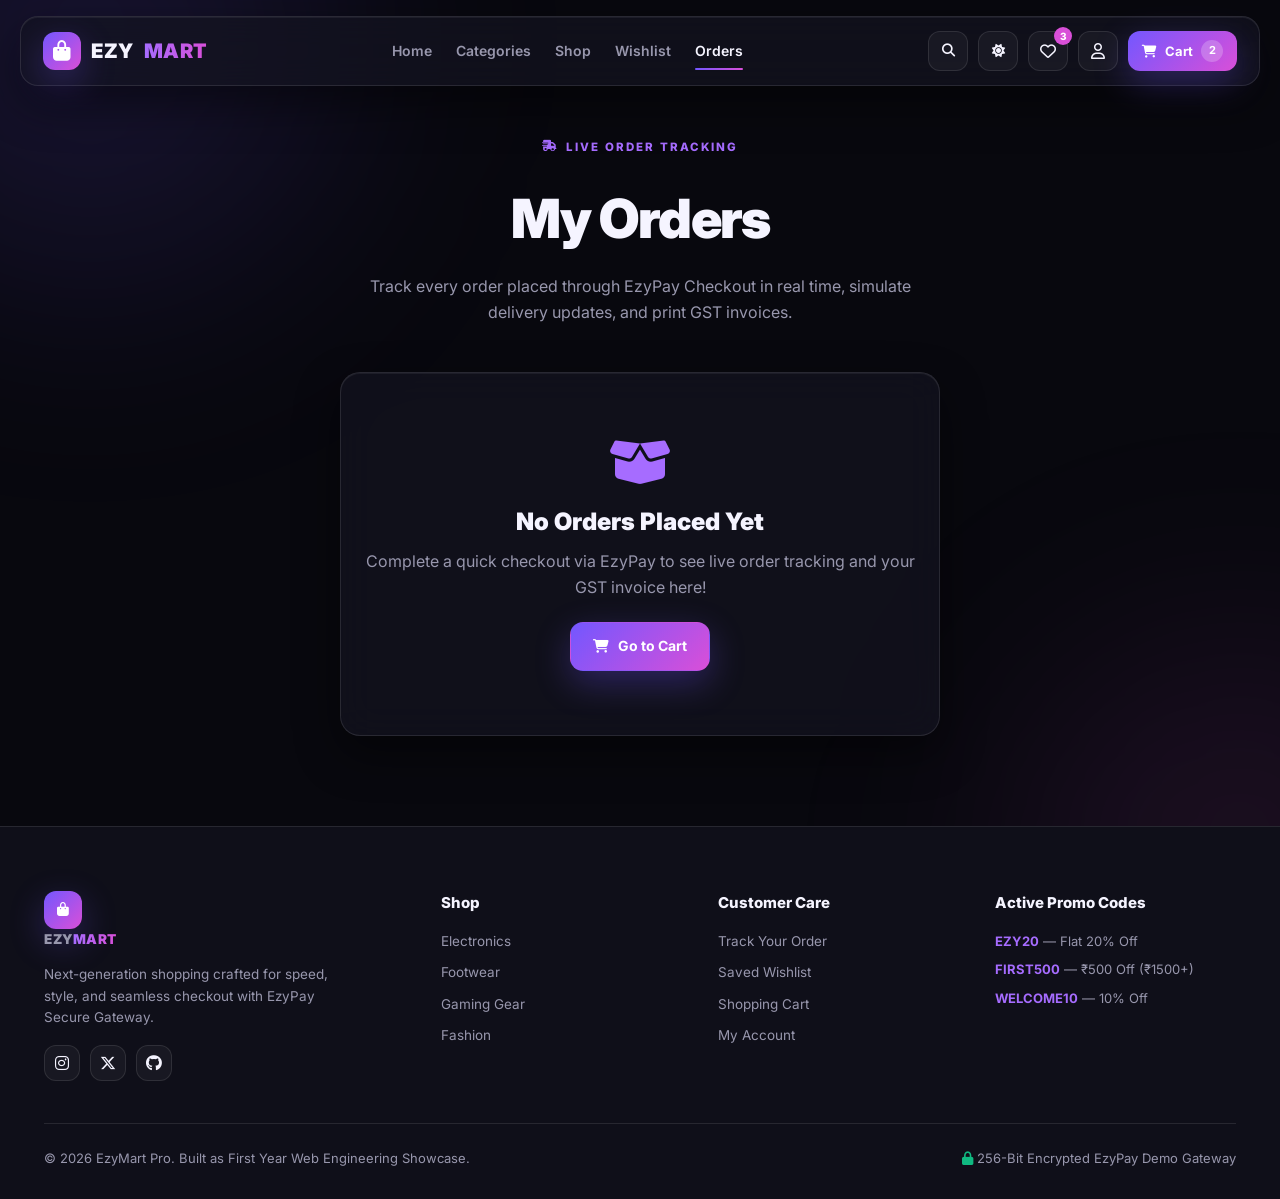
<file: orders.html>
<!DOCTYPE html>
<html lang="en">
<head>
    <meta charset="UTF-8">
    <meta name="viewport" content="width=device-width, initial-scale=1.0">
    <title>EzyMart Pro | My Orders & Live Tracking</title>
    <link rel="stylesheet" href="https://cdnjs.cloudflare.com/ajax/libs/font-awesome/6.5.2/css/all.min.css">
    <link rel="stylesheet" href="style.css">
    <style>
        .order-card {
            padding: 26px;
            margin-bottom: 22px;
        }
        .order-top {
            display: flex;
            justify-content: space-between;
            align-items: center;
            flex-wrap: wrap;
            gap: 12px;
            padding-bottom: 16px;
            border-bottom: 1px solid var(--border);
            margin-bottom: 22px;
        }
        .tracker {
            display: grid;
            grid-template-columns: repeat(4, 1fr);
            gap: 10px;
            margin-bottom: 24px;
            position: relative;
        }
        .track-step {
            text-align: center;
            padding: 14px 8px;
            border-radius: 14px;
            border: 1px solid var(--border);
            background: var(--glass);
            font-size: 12.5px;
            font-weight: 700;
            color: var(--text-muted);
        }
        .track-step i {
            display: block;
            font-size: 18px;
            margin-bottom: 6px;
        }
        .track-step.done {
            border-color: var(--success);
            background: rgba(16, 185, 129, 0.14);
            color: var(--text);
        }
        .track-step.done i { color: var(--success); }
        @media (max-width: 640px) {
            .tracker { grid-template-columns: 1fr 1fr; }
        }
    </style>
</head>
<body>
    <div id="navbar-root"></div>

    <section class="page-hero">
        <div class="container">
            <span class="section-tag"><i class="fa-solid fa-truck-fast"></i> LIVE ORDER TRACKING</span>
            <h1>My <span>Orders</span></h1>
            <p>Track every order placed through EzyPay Checkout in real time, simulate delivery updates, and print GST invoices.</p>
        </div>
    </section>

    <main class="container" id="ordersRoot"></main>

    <div id="footer-root"></div>

    <script src="app.js"></script>
    <script>
        renderSharedLayout("orders");

        const STAGES = [
            { step: 1, label: "Order Confirmed", icon: "fa-circle-check" },
            { step: 2, label: "Packed at Hub", icon: "fa-box" },
            { step: 3, label: "Out for Delivery", icon: "fa-truck-fast" },
            { step: 4, label: "Delivered", icon: "fa-house-circle-check" }
        ];

        function renderOrders() {
            const orders = getOrders();
            const root = document.getElementById("ordersRoot");

            if (orders.length === 0) {
                root.innerHTML = `
                    <div class="glass-card" style="text-align:center;padding:64px 24px;max-width:600px;margin:0 auto;">
                        <i class="fa-solid fa-box-open" style="font-size:50px;color:var(--primary-light);margin-bottom:16px;"></i>
                        <h2 style="font-size:24px;font-weight:900;margin-bottom:8px;">No Orders Placed Yet</h2>
                        <p style="color:var(--text-muted);margin-bottom:22px;">Complete a quick checkout via EzyPay to see live order tracking and your GST invoice here!</p>
                        <a href="cart.html" class="btn btn-primary"><i class="fa-solid fa-cart-shopping"></i> Go to Cart</a>
                    </div>
                `;
                return;
            }

            root.innerHTML = orders.map((o, idx) => `
                <article class="glass-card order-card">
                    <div class="order-top">
                        <div>
                            <div style="font-size:18px;font-weight:900;">${o.orderId}</div>
                            <div style="font-size:12.5px;color:var(--text-muted);">Placed on ${o.date} • Paid via <strong>${o.paymentLabel}</strong></div>
                        </div>
                        <div style="display:flex;align-items:center;gap:10px;flex-wrap:wrap;">
                            <span style="font-size:20px;font-weight:900;color:var(--primary-light);">${formatINR(o.pricing.grandTotal)}</span>
                            ${o.statusStep < 4 ? `
                                <button class="btn btn-secondary btn-sm" onclick="advanceOrder(${idx})">
                                    <i class="fa-solid fa-forward-step"></i> Simulate Next Stage
                                </button>
                            ` : `
                                <span style="padding:6px 12px;border-radius:999px;background:rgba(16,185,129,0.16);color:var(--success);font-size:12px;font-weight:800;">
                                    <i class="fa-solid fa-check"></i> Delivered
                                </span>
                            `}
                        </div>
                    </div>

                    <div class="tracker">
                        ${STAGES.map(s => `
                            <div class="track-step ${o.statusStep >= s.step ? 'done' : ''}">
                                <i class="fa-solid ${s.icon}"></i>
                                ${s.label}
                            </div>
                        `).join("")}
                    </div>

                    <div style="display:flex;justify-content:space-between;align-items:flex-end;flex-wrap:wrap;gap:14px;">
                        <div style="font-size:13.5px;color:var(--text-muted);">
                            <strong style="color:var(--text);display:block;margin-bottom:4px;">Items (${o.items.length}):</strong>
                            ${o.items.map(i => `${i.name} (${i.variant}) × ${i.qty}`).join(" • ")}
                            <div style="margin-top:6px;">Ship to: ${o.customer.name}, ${o.customer.city}, ${o.customer.state} - ${o.customer.pin}</div>
                        </div>
                        <button class="btn btn-primary btn-sm" onclick="window.print()">
                            <i class="fa-solid fa-file-invoice"></i> Print Receipt
                        </button>
                    </div>
                </article>
            `).join("");
        }

        function advanceOrder(idx) {
            const orders = getOrders();
            if (orders[idx] && orders[idx].statusStep < 4) {
                orders[idx].statusStep += 1;
                saveOrders(orders);
                showToast(`Order ${orders[idx].orderId} updated to: ${STAGES[orders[idx].statusStep - 1].label}`, "success");
                renderOrders();
            }
        }

        renderOrders();
    </script>
</body>
</html>
</file>
<file: style.css>
/* =========================================================
   EZYMART PRO 2K26 — MASTER DESIGN SYSTEM
   Dark Glassmorphism + 3D Depth + Light Mode Support
========================================================= */

@import url('https://fonts.googleapis.com/css2?family=Inter:wght@400;500;600;700;800;900&display=swap');

:root {
    --bg: #08080e;
    --bg-2: #0f0f19;
    --surface: rgba(20, 20, 32, 0.72);
    --surface-solid: #141422;
    --surface-hover: rgba(30, 30, 48, 0.85);
    --glass: rgba(255, 255, 255, 0.04);
    --border: rgba(255, 255, 255, 0.10);
    --border-strong: rgba(138, 108, 255, 0.42);

    --primary: #7357ff;
    --primary-light: #a66cff;
    --accent: #d94fd8;
    --cyan: #22d3ee;
    --success: #10b981;
    --warning: #f59e0b;
    --danger: #ef4444;

    --text: #f5f4ff;
    --text-muted: #9897ad;
    --shadow-3d: 0 18px 45px rgba(0, 0, 0, 0.48), 0 1px 0 rgba(255, 255, 255, 0.06) inset;
    --shadow-glow: 0 12px 35px rgba(115, 87, 255, 0.30);
    --radius: 20px;
    --radius-sm: 12px;
    --transition: 0.28s cubic-bezier(0.22, 1, 0.36, 1);
}

body.light-theme {
    --bg: #f4f5fb;
    --bg-2: #ebedf7;
    --surface: rgba(255, 255, 255, 0.86);
    --surface-solid: #ffffff;
    --surface-hover: #ffffff;
    --glass: rgba(115, 87, 255, 0.05);
    --border: rgba(20, 20, 45, 0.11);
    --border-strong: rgba(115, 87, 255, 0.45);
    --text: #121224;
    --text-muted: #5a5a75;
    --shadow-3d: 0 16px 38px rgba(24, 24, 60, 0.10), 0 1px 0 rgba(255, 255, 255, 0.9) inset;
}

* {
    margin: 0;
    padding: 0;
    box-sizing: border-box;
}

html {
    scroll-behavior: smooth;
}

body {
    font-family: 'Inter', -apple-system, BlinkMacSystemFont, sans-serif;
    background: var(--bg);
    color: var(--text);
    line-height: 1.6;
    overflow-x: hidden;
    min-height: 100vh;
    transition: background var(--transition), color var(--transition);
}

body::before,
body::after {
    content: "";
    position: fixed;
    border-radius: 50%;
    filter: blur(120px);
    pointer-events: none;
    z-index: -1;
}

body::before {
    width: 480px;
    height: 480px;
    top: -200px;
    left: -150px;
    background: rgba(115, 87, 255, 0.14);
}

body::after {
    width: 440px;
    height: 440px;
    right: -180px;
    bottom: -180px;
    background: rgba(217, 79, 216, 0.10);
}

a {
    text-decoration: none;
    color: inherit;
}

button, input, select, textarea {
    font-family: inherit;
}

img {
    max-width: 100%;
    display: block;
}

.container {
    width: 100%;
    max-width: 1240px;
    margin: 0 auto;
    padding: 0 24px;
}

/* =========================================================
   NAVBAR (GLASSMORPHISM FLOATING)
========================================================= */
.navbar {
    position: fixed;
    top: 16px;
    left: 50%;
    transform: translateX(-50%);
    width: calc(100% - 36px);
    max-width: 1240px;
    height: 70px;
    padding: 0 22px;
    display: flex;
    align-items: center;
    justify-content: space-between;
    gap: 16px;
    background: var(--surface);
    border: 1px solid var(--border);
    border-radius: 18px;
    backdrop-filter: blur(20px);
    -webkit-backdrop-filter: blur(20px);
    box-shadow: var(--shadow-3d);
    z-index: 1000;
}

.logo {
    display: flex;
    align-items: center;
    gap: 10px;
    font-size: 20px;
    font-weight: 900;
    letter-spacing: 0.5px;
    white-space: nowrap;
}

.logo span {
    background: linear-gradient(90deg, var(--primary-light), var(--accent));
    -webkit-background-clip: text;
    -webkit-text-fill-color: transparent;
}

.logo-icon {
    width: 38px;
    height: 38px;
    border-radius: 12px;
    display: flex;
    align-items: center;
    justify-content: center;
    color: #fff;
    background: linear-gradient(135deg, var(--primary), var(--accent));
    box-shadow: var(--shadow-glow);
}

.nav-links {
    display: flex;
    align-items: center;
    gap: 24px;
}

.nav-links a {
    font-size: 14px;
    font-weight: 600;
    color: var(--text-muted);
    position: relative;
    padding: 6px 0;
    transition: color var(--transition);
}

.nav-links a:hover,
.nav-links a.active {
    color: var(--text);
}

.nav-links a.active::after {
    content: "";
    position: absolute;
    left: 0;
    bottom: -2px;
    width: 100%;
    height: 2.5px;
    border-radius: 4px;
    background: linear-gradient(90deg, var(--primary), var(--accent));
}

.nav-actions {
    display: flex;
    align-items: center;
    gap: 10px;
}

.icon-btn {
    width: 40px;
    height: 40px;
    border-radius: 12px;
    border: 1px solid var(--border);
    background: var(--glass);
    color: var(--text);
    display: inline-flex;
    align-items: center;
    justify-content: center;
    cursor: pointer;
    position: relative;
    transition: var(--transition);
}

.icon-btn:hover {
    border-color: var(--border-strong);
    transform: translateY(-2px);
    box-shadow: var(--shadow-glow);
}

.icon-btn .badge-dot-count {
    position: absolute;
    top: -5px;
    right: -5px;
    min-width: 18px;
    height: 18px;
    padding: 0 5px;
    border-radius: 999px;
    background: var(--accent);
    color: #fff;
    font-size: 10px;
    font-weight: 800;
    display: flex;
    align-items: center;
    justify-content: center;
}

.cart-nav {
    height: 40px;
    padding: 0 14px;
    border-radius: 12px;
    background: linear-gradient(135deg, var(--primary), var(--accent));
    color: #fff !important;
    font-size: 13px;
    font-weight: 700;
    display: inline-flex;
    align-items: center;
    gap: 8px;
    box-shadow: var(--shadow-glow);
    transition: var(--transition);
}

.cart-nav:hover {
    transform: translateY(-2px);
    filter: brightness(1.08);
}

.cart-nav b {
    min-width: 22px;
    height: 22px;
    padding: 0 6px;
    border-radius: 999px;
    background: rgba(255, 255, 255, 0.22);
    display: inline-flex;
    align-items: center;
    justify-content: center;
    font-size: 11px;
}

.user-pill {
    height: 40px;
    padding: 0 12px;
    border-radius: 12px;
    border: 1px solid var(--border);
    background: var(--glass);
    display: inline-flex;
    align-items: center;
    gap: 8px;
    font-size: 13px;
    font-weight: 600;
    cursor: pointer;
    transition: var(--transition);
}

.user-pill:hover {
    border-color: var(--border-strong);
}

.mobile-menu-btn {
    display: none;
}

/* =========================================================
   BUTTONS & COMMON UI
========================================================= */
.btn {
    display: inline-flex;
    align-items: center;
    justify-content: center;
    gap: 9px;
    padding: 12px 22px;
    border-radius: 13px;
    font-size: 14px;
    font-weight: 700;
    border: 1px solid transparent;
    cursor: pointer;
    transition: var(--transition);
}

.btn-primary {
    background: linear-gradient(135deg, var(--primary), var(--accent));
    color: #fff;
    box-shadow: var(--shadow-glow);
}

.btn-primary:hover {
    transform: translateY(-3px);
    filter: brightness(1.08);
}

.btn-secondary {
    background: var(--glass);
    color: var(--text);
    border: 1px solid var(--border);
}

.btn-secondary:hover {
    border-color: var(--border-strong);
    background: var(--surface-hover);
    transform: translateY(-2px);
}

.btn-danger {
    background: rgba(239, 68, 68, 0.14);
    color: #f87171;
    border: 1px solid rgba(239, 68, 68, 0.35);
}

.btn-danger:hover {
    background: #ef4444;
    color: #fff;
}

.btn-sm {
    padding: 8px 14px;
    font-size: 12.5px;
    border-radius: 10px;
}

.section-header {
    display: flex;
    align-items: flex-end;
    justify-content: space-between;
    gap: 20px;
    margin-bottom: 36px;
    flex-wrap: wrap;
}

.section-tag {
    display: inline-flex;
    align-items: center;
    gap: 8px;
    font-size: 11.5px;
    font-weight: 800;
    letter-spacing: 2px;
    text-transform: uppercase;
    color: var(--primary-light);
    margin-bottom: 10px;
}

.section-title {
    font-size: clamp(28px, 4vw, 42px);
    font-weight: 900;
    letter-spacing: -1px;
    line-height: 1.12;
}

.section-title span {
    background: linear-gradient(90deg, var(--primary-light), var(--accent));
    -webkit-background-clip: text;
    -webkit-text-fill-color: transparent;
}

.glass-card {
    background: var(--surface);
    border: 1px solid var(--border);
    border-radius: var(--radius);
    backdrop-filter: blur(18px);
    -webkit-backdrop-filter: blur(18px);
    box-shadow: var(--shadow-3d);
    transition: var(--transition);
}

/* =========================================================
   HERO SECTION (HOME)
========================================================= */
.hero {
    padding: 138px 0 80px;
    position: relative;
}

.hero-grid {
    display: grid;
    grid-template-columns: 1.15fr 0.85fr;
    gap: 48px;
    align-items: center;
}

.hero-pill {
    display: inline-flex;
    align-items: center;
    gap: 10px;
    padding: 8px 16px;
    border-radius: 999px;
    background: rgba(115, 87, 255, 0.14);
    border: 1px solid rgba(115, 87, 255, 0.35);
    font-size: 12px;
    font-weight: 700;
    color: var(--primary-light);
    margin-bottom: 22px;
}

.hero-pill .pulse {
    width: 8px;
    height: 8px;
    border-radius: 50%;
    background: var(--success);
    box-shadow: 0 0 0 4px rgba(16, 185, 129, 0.25);
}

.hero h1 {
    font-size: clamp(40px, 6vw, 66px);
    font-weight: 900;
    line-height: 1.05;
    letter-spacing: -2px;
    margin-bottom: 20px;
}

.hero h1 span {
    background: linear-gradient(90deg, var(--primary-light), var(--accent), var(--cyan));
    -webkit-background-clip: text;
    -webkit-text-fill-color: transparent;
}

.hero-desc {
    color: var(--text-muted);
    font-size: 16px;
    max-width: 540px;
    margin-bottom: 30px;
}

.hero-cta {
    display: flex;
    flex-wrap: wrap;
    gap: 14px;
    margin-bottom: 38px;
}

.hero-stats {
    display: grid;
    grid-template-columns: repeat(3, 1fr);
    gap: 16px;
    max-width: 480px;
}

.stat-box {
    padding: 16px;
    border-radius: 16px;
    background: var(--surface);
    border: 1px solid var(--border);
    box-shadow: var(--shadow-3d);
}

.stat-box strong {
    display: block;
    font-size: 22px;
    font-weight: 900;
    color: var(--text);
}

.stat-box span {
    font-size: 12px;
    color: var(--text-muted);
}

/* HERO 3D SHOWCASE CARD */
.hero-visual {
    position: relative;
}

.showcase-card {
    padding: 28px;
    border-radius: 26px;
    background: linear-gradient(145deg, rgba(115, 87, 255, 0.18), rgba(20, 20, 34, 0.88));
    border: 1px solid var(--border-strong);
    box-shadow: 0 30px 70px rgba(0, 0, 0, 0.5), 0 0 40px rgba(115, 87, 255, 0.22);
    position: relative;
    overflow: hidden;
    transform: perspective(1000px) rotateY(-4deg) rotateX(2deg);
    transition: transform 0.45s ease;
}

.showcase-card:hover {
    transform: perspective(1000px) rotateY(0deg) rotateX(0deg) translateY(-6px);
}

.showcase-img-wrap {
    height: 270px;
    border-radius: 18px;
    overflow: hidden;
    position: relative;
    background: linear-gradient(135deg, #1d1546, #5c3eff);
    display: flex;
    align-items: center;
    justify-content: center;
    margin-bottom: 20px;
}

.showcase-img-wrap img {
    width: 100%;
    height: 100%;
    object-fit: cover;
}

.floating-chip {
    position: absolute;
    padding: 10px 14px;
    border-radius: 14px;
    background: var(--surface-solid);
    border: 1px solid var(--border-strong);
    box-shadow: var(--shadow-3d);
    display: flex;
    align-items: center;
    gap: 10px;
    font-size: 12.5px;
    font-weight: 700;
    z-index: 5;
}

.floating-chip.top-right {
    top: 16px;
    right: 16px;
}

.floating-chip.bottom-left {
    bottom: 16px;
    left: 16px;
}

/* =========================================================
   PRODUCT GRID & CARDS (3D + GLASS)
========================================================= */
.products-grid {
    display: grid;
    grid-template-columns: repeat(auto-fill, minmax(265px, 1fr));
    gap: 24px;
}

.product-card {
    background: var(--surface);
    border: 1px solid var(--border);
    border-radius: 22px;
    overflow: hidden;
    display: flex;
    flex-direction: column;
    box-shadow: var(--shadow-3d);
    transition: transform var(--transition), border-color var(--transition), box-shadow var(--transition);
    position: relative;
}

.product-card:hover {
    transform: translateY(-8px);
    border-color: var(--border-strong);
    box-shadow: 0 24px 55px rgba(115, 87, 255, 0.22);
}

.product-media {
    height: 215px;
    position: relative;
    overflow: hidden;
    background: linear-gradient(135deg, #1b1738, #3d2a85);
    display: flex;
    align-items: center;
    justify-content: center;
    cursor: pointer;
}

.product-media img {
    width: 100%;
    height: 100%;
    object-fit: cover;
    transition: transform 0.5s ease;
}

.product-card:hover .product-media img {
    transform: scale(1.07);
}

.product-fallback-icon {
    font-size: 56px;
    color: rgba(255, 255, 255, 0.85);
    display: none;
}

.product-badge {
    position: absolute;
    top: 14px;
    left: 14px;
    padding: 5px 11px;
    border-radius: 999px;
    font-size: 11px;
    font-weight: 800;
    letter-spacing: 0.5px;
    color: #fff;
    background: linear-gradient(135deg, var(--primary), var(--accent));
    box-shadow: 0 6px 16px rgba(0, 0, 0, 0.35);
    z-index: 2;
}

.product-badge.sold-out {
    background: #475569;
}

.card-quick-actions {
    position: absolute;
    top: 12px;
    right: 12px;
    display: flex;
    flex-direction: column;
    gap: 8px;
    z-index: 2;
}

.card-icon-btn {
    width: 36px;
    height: 36px;
    border-radius: 11px;
    border: 1px solid rgba(255, 255, 255, 0.2);
    background: rgba(12, 12, 22, 0.72);
    backdrop-filter: blur(8px);
    color: #fff;
    display: flex;
    align-items: center;
    justify-content: center;
    cursor: pointer;
    transition: var(--transition);
}

.card-icon-btn:hover,
.card-icon-btn.active {
    background: var(--accent);
    border-color: var(--accent);
    transform: scale(1.08);
}

.product-body {
    padding: 18px;
    display: flex;
    flex-direction: column;
    flex: 1;
}

.product-meta {
    display: flex;
    align-items: center;
    justify-content: space-between;
    font-size: 12px;
    color: var(--text-muted);
    margin-bottom: 6px;
}

.product-rating {
    color: #fbbf24;
    font-weight: 700;
    display: inline-flex;
    align-items: center;
    gap: 4px;
}

.product-title {
    font-size: 16px;
    font-weight: 800;
    margin-bottom: 8px;
    cursor: pointer;
    line-height: 1.3;
}

.product-title:hover {
    color: var(--primary-light);
}

.product-price-row {
    display: flex;
    align-items: baseline;
    gap: 10px;
    margin-bottom: 14px;
}

.price-now {
    font-size: 20px;
    font-weight: 900;
    color: var(--text);
}

.price-old {
    font-size: 13px;
    color: var(--text-muted);
    text-decoration: line-through;
}

.product-footer {
    margin-top: auto;
    display: flex;
    gap: 8px;
}

.product-footer .btn {
    flex: 1;
    padding: 10px 12px;
    font-size: 13px;
}

/* =========================================================
   FLASH SALE BANNER & COUNTDOWN
========================================================= */
.flash-banner {
    padding: 36px;
    border-radius: 26px;
    background: linear-gradient(125deg, rgba(115, 87, 255, 0.28), rgba(217, 79, 216, 0.22), rgba(15, 15, 28, 0.92));
    border: 1px solid var(--border-strong);
    box-shadow: var(--shadow-3d);
    display: flex;
    align-items: center;
    justify-content: space-between;
    gap: 28px;
    flex-wrap: wrap;
}

.countdown-boxes {
    display: flex;
    gap: 12px;
}

.cd-box {
    min-width: 72px;
    padding: 14px 10px;
    border-radius: 16px;
    background: rgba(8, 8, 16, 0.65);
    border: 1px solid var(--border-strong);
    text-align: center;
}

.cd-box strong {
    display: block;
    font-size: 26px;
    font-weight: 900;
    color: #fff;
    line-height: 1;
}

.cd-box span {
    font-size: 10.5px;
    font-weight: 700;
    color: var(--primary-light);
    text-transform: uppercase;
    letter-spacing: 1px;
}

/* =========================================================
   MODALS (SEARCH, QUICK VIEW, PAYMENT, INVOICE)
========================================================= */
.modal-backdrop {
    position: fixed;
    inset: 0;
    background: rgba(5, 5, 12, 0.78);
    backdrop-filter: blur(10px);
    display: none;
    align-items: center;
    justify-content: center;
    padding: 20px;
    z-index: 2000;
}

.modal-backdrop.open {
    display: flex;
    animation: fadeIn 0.22s ease;
}

.modal-box {
    width: 100%;
    max-width: 760px;
    max-height: 90vh;
    overflow-y: auto;
    background: var(--surface-solid);
    border: 1px solid var(--border-strong);
    border-radius: 24px;
    padding: 28px;
    box-shadow: 0 30px 90px rgba(0, 0, 0, 0.65);
    position: relative;
}

.modal-close {
    position: absolute;
    top: 18px;
    right: 18px;
    width: 38px;
    height: 38px;
    border-radius: 12px;
    border: 1px solid var(--border);
    background: var(--glass);
    color: var(--text);
    cursor: pointer;
    display: flex;
    align-items: center;
    justify-content: center;
    font-size: 16px;
}

.modal-close:hover {
    background: var(--danger);
    color: #fff;
    border-color: var(--danger);
}

/* =========================================================
   TOAST NOTIFICATIONS
========================================================= */
.toast-container {
    position: fixed;
    bottom: 24px;
    right: 24px;
    display: flex;
    flex-direction: column;
    gap: 10px;
    z-index: 3000;
}

.toast {
    min-width: 280px;
    max-width: 360px;
    padding: 14px 18px;
    border-radius: 14px;
    background: var(--surface-solid);
    border: 1px solid var(--border-strong);
    box-shadow: 0 18px 40px rgba(0, 0, 0, 0.45);
    display: flex;
    align-items: center;
    gap: 12px;
    font-size: 13.5px;
    font-weight: 600;
    animation: slideUp 0.28s ease;
}

.toast.success { border-left: 4px solid var(--success); }
.toast.error   { border-left: 4px solid var(--danger); }
.toast.info    { border-left: 4px solid var(--primary-light); }

/* =========================================================
   PAGE HEADERS & FORMS
========================================================= */
.page-hero {
    padding: 132px 0 46px;
    text-align: center;
}

.page-hero h1 {
    font-size: clamp(34px, 5vw, 54px);
    font-weight: 900;
    letter-spacing: -1.5px;
    margin: 10px 0 12px;
}

.page-hero p {
    color: var(--text-muted);
    max-width: 600px;
    margin: 0 auto;
}

.input-field, .select-field {
    width: 100%;
    padding: 12px 15px;
    border-radius: 12px;
    border: 1px solid var(--border);
    background: var(--glass);
    color: var(--text);
    font-size: 14px;
    outline: none;
    transition: border-color var(--transition), box-shadow var(--transition);
}

.input-field:focus, .select-field:focus {
    border-color: var(--primary-light);
    box-shadow: 0 0 0 3px rgba(115, 87, 255, 0.22);
}

.select-field option {
    background: #141422;
    color: #fff;
}

.form-error {
    color: #f87171;
    font-size: 12px;
    font-weight: 600;
    margin-top: 4px;
    display: none;
}

.form-error.show {
    display: block;
}

/* =========================================================
   FOOTER
========================================================= */
.site-footer {
    margin-top: 90px;
    padding: 64px 0 30px;
    border-top: 1px solid var(--border);
    background: var(--bg-2);
}

.footer-grid {
    display: grid;
    grid-template-columns: 1.5fr 1fr 1fr 1fr;
    gap: 36px;
    margin-bottom: 42px;
}

.footer-col h4 {
    font-size: 15px;
    font-weight: 800;
    margin-bottom: 16px;
}

.footer-col a {
    display: block;
    color: var(--text-muted);
    font-size: 13.5px;
    margin-bottom: 10px;
    transition: color var(--transition);
}

.footer-col a:hover {
    color: var(--primary-light);
}

.footer-bottom {
    padding-top: 24px;
    border-top: 1px solid var(--border);
    display: flex;
    align-items: center;
    justify-content: space-between;
    flex-wrap: wrap;
    gap: 12px;
    font-size: 13px;
    color: var(--text-muted);
}

/* =========================================================
   ANIMATIONS & RESPONSIVE
========================================================= */
@keyframes fadeIn {
    from { opacity: 0; }
    to { opacity: 1; }
}

@keyframes slideUp {
    from { opacity: 0; transform: translateY(16px); }
    to { opacity: 1; transform: translateY(0); }
}

@media (max-width: 960px) {
    .hero-grid {
        grid-template-columns: 1fr;
    }
    .footer-grid {
        grid-template-columns: 1fr 1fr;
    }
    .nav-links {
        display: none;
        position: absolute;
        top: 80px;
        left: 0;
        right: 0;
        background: var(--surface-solid);
        border: 1px solid var(--border-strong);
        border-radius: 18px;
        padding: 18px;
        flex-direction: column;
        gap: 14px;
        box-shadow: var(--shadow-3d);
    }
    .nav-links.open {
        display: flex;
    }
    .mobile-menu-btn {
        display: inline-flex;
    }
}

@media (max-width: 600px) {
    .footer-grid {
        grid-template-columns: 1fr;
    }
    .hero-stats {
        grid-template-columns: 1fr 1fr;
    }
    .cart-nav span {
        display: none;
    }
}

@media print {
    .navbar, .site-footer, .no-print, .toast-container {
        display: none !important;
    }
    body {
        background: #fff !important;
        color: #000 !important;
    }
}
</file>
